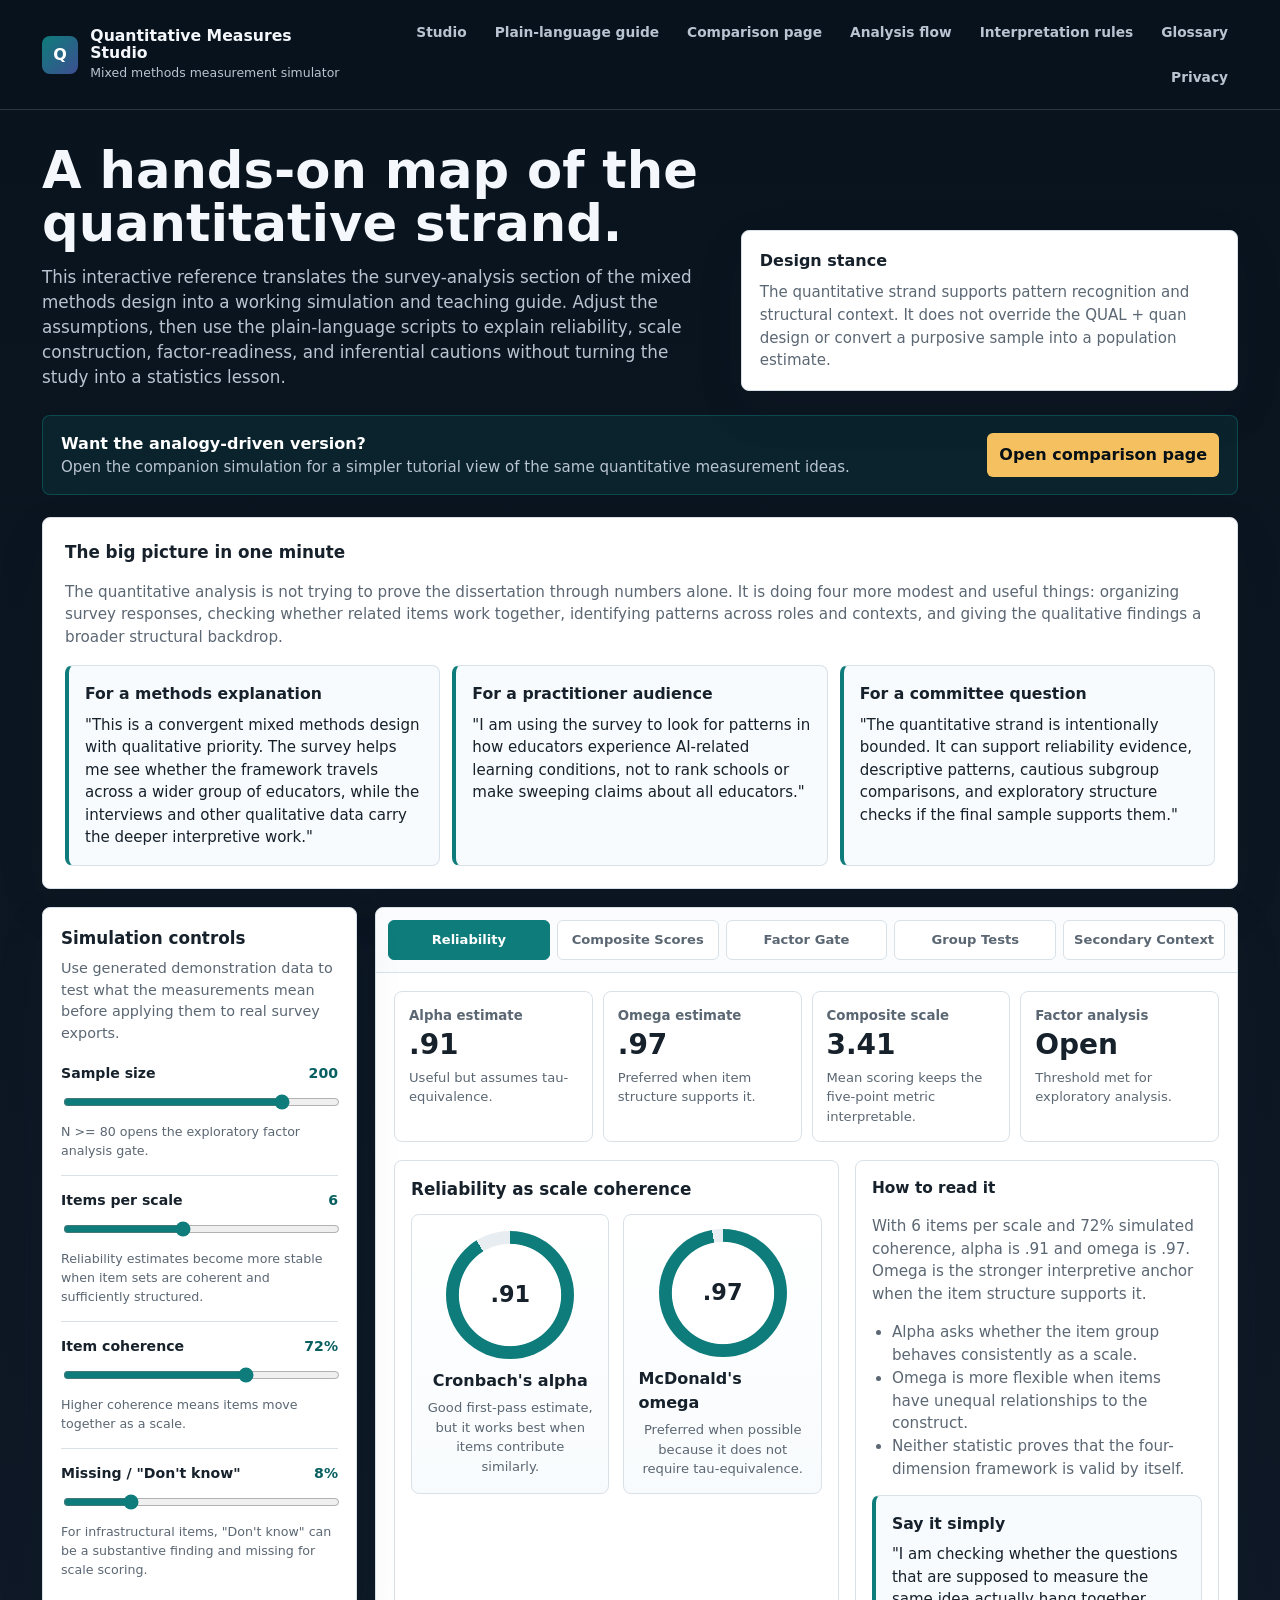
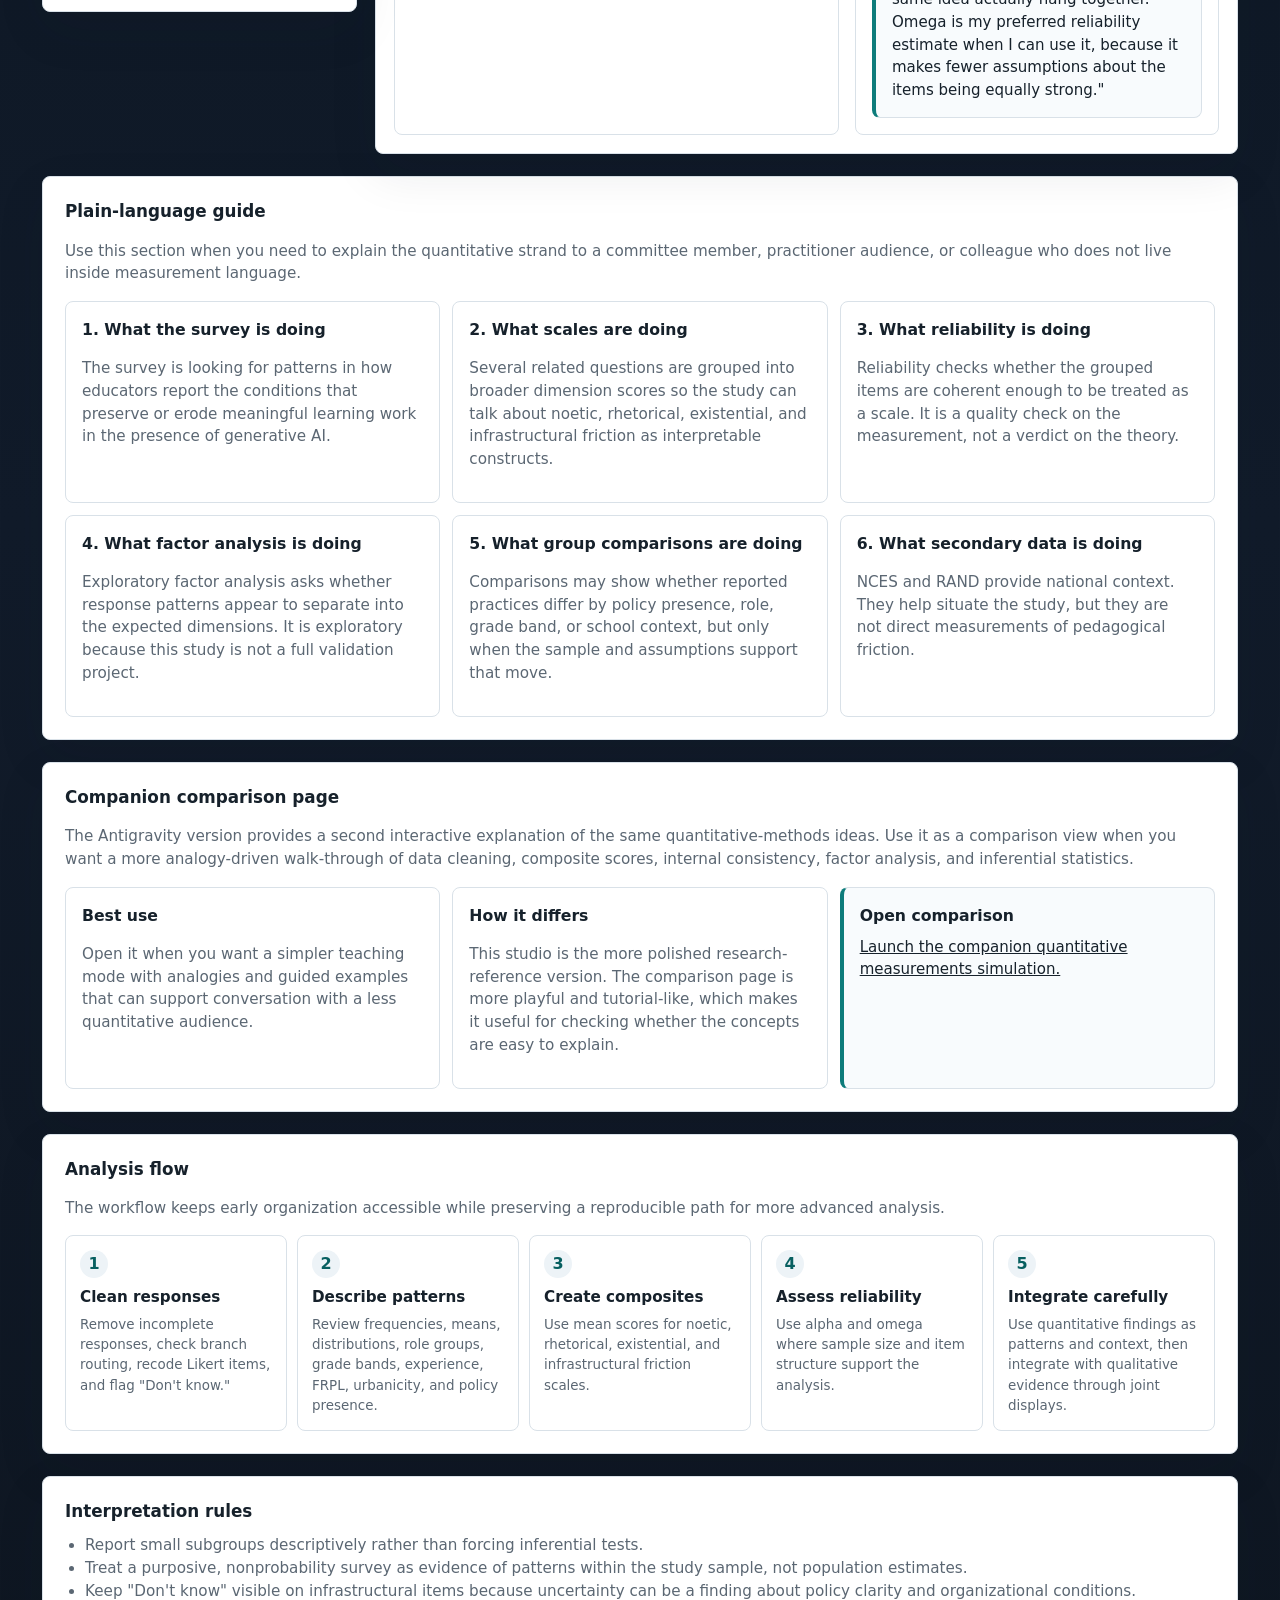
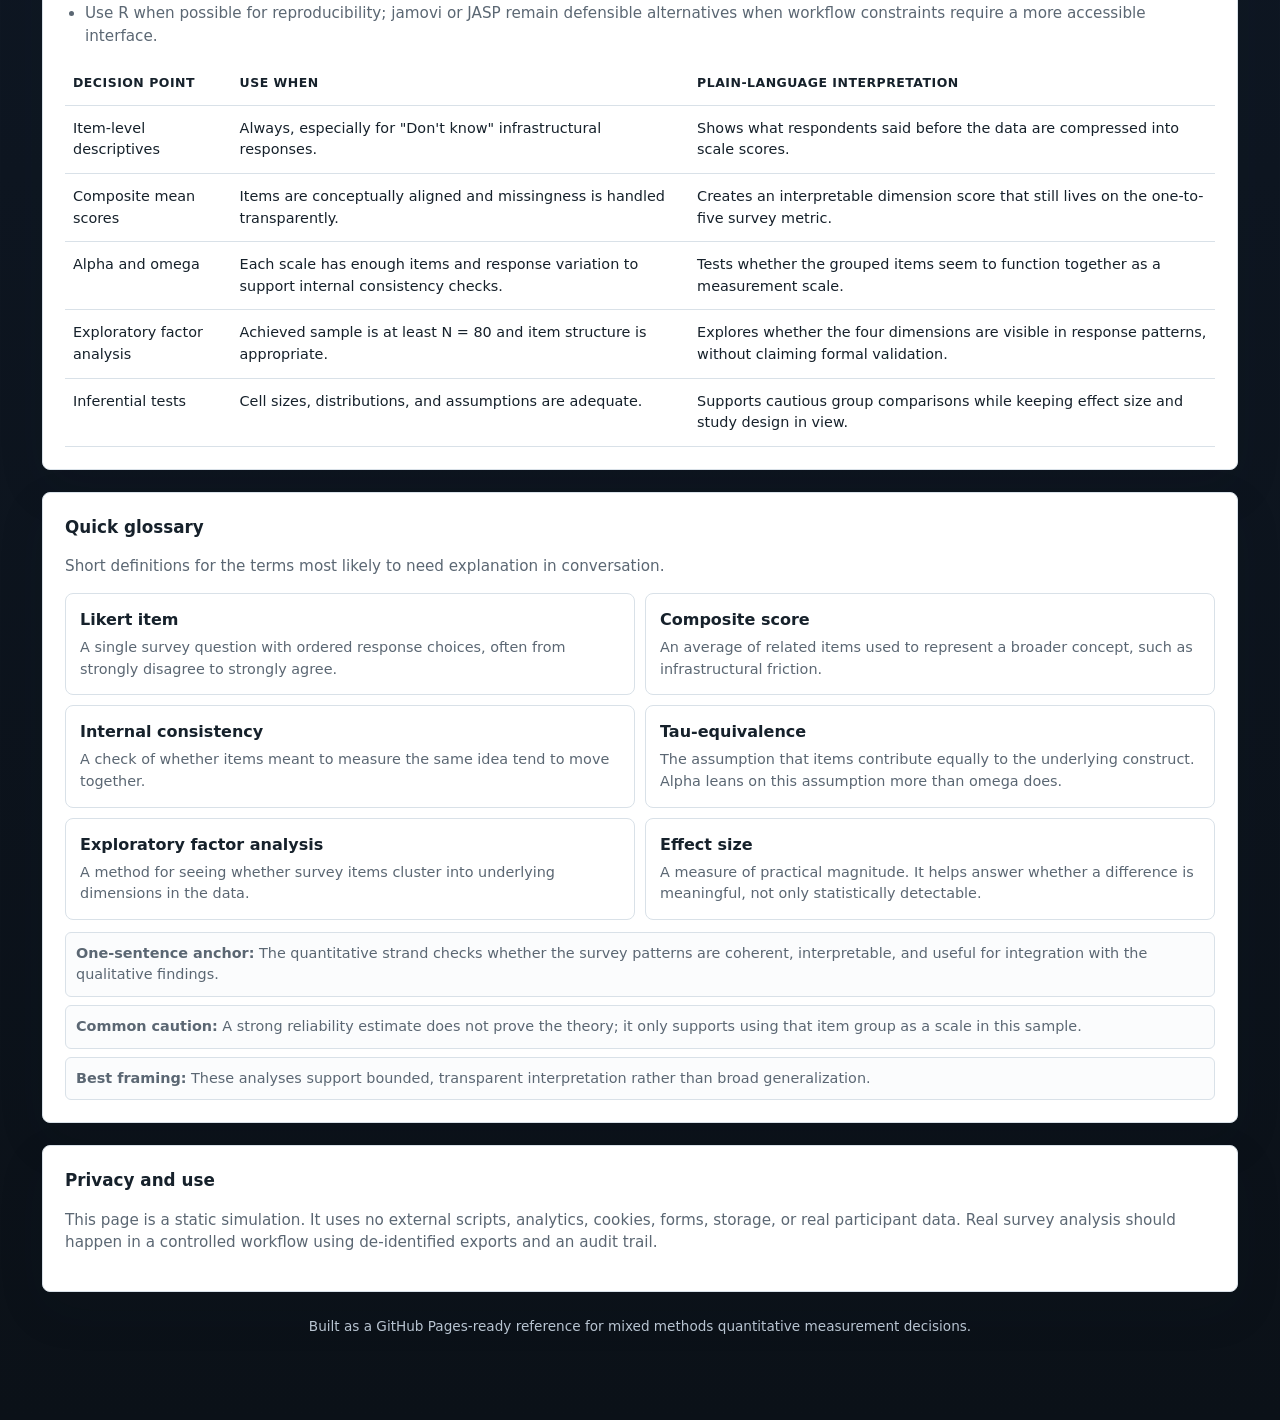
<file: index.html>
<!doctype html>
<html lang="en">
<head>
  <meta charset="utf-8">
  <meta name="viewport" content="width=device-width, initial-scale=1">
  <title>Quantitative Measures Studio</title>
  <meta name="description" content="Interactive simulations for understanding quantitative measurements in a mixed methods pedagogical friction study.">
  <style>
    :root {
      color-scheme: light;
      --bg: #09131d;
      --bg-deep: #111b2a;
      --shell-ink: #f4f7fb;
      --shell-muted: #b8c4d1;
      --panel: #ffffff;
      --ink: #16212b;
      --muted: #5b6773;
      --line: #d9e1e8;
      --soft: #edf3f7;
      --teal: #0e7c7b;
      --teal-dark: #075f60;
      --indigo: #3d4f91;
      --amber: #c47a20;
      --red: #b64646;
      --green: #357d4f;
      --shadow: 0 18px 50px rgba(22, 33, 43, 0.09);
      --radius: 8px;
      --font: Inter, ui-sans-serif, system-ui, -apple-system, BlinkMacSystemFont, "Segoe UI", sans-serif;
    }

    * {
      box-sizing: border-box;
    }

    html {
      scroll-behavior: smooth;
    }

    body {
      margin: 0;
      background:
        linear-gradient(180deg, var(--bg) 0%, var(--bg-deep) 46%, #0b1118 100%);
      color: var(--ink);
      font-family: var(--font);
      line-height: 1.5;
      min-height: 100vh;
    }

    a {
      color: inherit;
    }

    .site-header {
      position: sticky;
      top: 0;
      z-index: 20;
      border-bottom: 1px solid rgba(184, 196, 209, 0.2);
      background: rgba(9, 19, 29, 0.92);
      backdrop-filter: blur(14px);
    }

    .header-inner {
      max-width: 1240px;
      margin: 0 auto;
      padding: 14px 22px;
      display: flex;
      align-items: center;
      justify-content: space-between;
      gap: 18px;
    }

    .brand {
      display: flex;
      align-items: center;
      gap: 12px;
      min-width: 220px;
    }

    .brand-mark {
      width: 38px;
      height: 38px;
      border-radius: var(--radius);
      background: linear-gradient(135deg, var(--teal), var(--indigo));
      display: grid;
      place-items: center;
      color: #fff;
      font-weight: 800;
      letter-spacing: 0;
    }

    .brand strong {
      display: block;
      color: var(--shell-ink);
      font-size: 0.98rem;
      line-height: 1.1;
    }

    .brand span {
      display: block;
      color: var(--shell-muted);
      font-size: 0.78rem;
      margin-top: 2px;
    }

    nav {
      display: flex;
      flex-wrap: wrap;
      justify-content: flex-end;
      gap: 8px;
    }

    nav a {
      text-decoration: none;
      color: var(--shell-muted);
      font-size: 0.86rem;
      font-weight: 650;
      padding: 8px 10px;
      border-radius: 6px;
    }

    nav a:hover,
    nav a:focus-visible {
      color: #ffffff;
      background: rgba(255, 255, 255, 0.09);
      outline: none;
    }

    main {
      max-width: 1240px;
      margin: 0 auto;
      padding: 34px 22px 70px;
    }

    .intro {
      display: grid;
      grid-template-columns: minmax(0, 1.15fr) minmax(280px, 0.85fr);
      gap: 26px;
      align-items: end;
      margin-bottom: 24px;
    }

    h1 {
      color: var(--shell-ink);
      font-size: clamp(2rem, 4vw, 4.2rem);
      line-height: 1.02;
      margin: 0 0 16px;
      max-width: 800px;
      letter-spacing: 0;
    }

    .intro p {
      margin: 0;
      color: var(--shell-muted);
      font-size: 1.05rem;
      max-width: 760px;
    }

    .method-note {
      background: var(--panel);
      border: 1px solid var(--line);
      border-radius: var(--radius);
      padding: 18px;
      box-shadow: var(--shadow);
    }

    .method-note h2 {
      margin: 0 0 8px;
      font-size: 1rem;
    }

    .method-note p {
      color: var(--muted);
      font-size: 0.94rem;
    }

    .paired-link {
      display: flex;
      align-items: center;
      justify-content: space-between;
      gap: 16px;
      margin: 0 0 22px;
      padding: 16px 18px;
      border: 1px solid rgba(14, 124, 123, 0.45);
      border-radius: var(--radius);
      background: rgba(14, 124, 123, 0.14);
      color: var(--shell-ink);
    }

    .paired-link p {
      margin: 0;
      color: var(--shell-muted);
      font-size: 0.94rem;
    }

    .paired-link strong {
      color: #ffffff;
    }

    .paired-link a {
      flex: 0 0 auto;
      color: #061016;
      background: #f5c05f;
      text-decoration: none;
      font-weight: 850;
      padding: 10px 12px;
      border-radius: 6px;
    }

    .paired-link a:hover,
    .paired-link a:focus-visible {
      background: #ffd27a;
      outline: 3px solid rgba(245, 192, 95, 0.28);
      outline-offset: 2px;
    }

    .studio {
      display: grid;
      grid-template-columns: 315px minmax(0, 1fr);
      gap: 18px;
      align-items: start;
      margin-top: 18px;
    }

    .controls,
    .workspace,
    .section {
      background: var(--panel);
      border: 1px solid var(--line);
      border-radius: var(--radius);
      box-shadow: var(--shadow);
    }

    .controls {
      position: sticky;
      top: 88px;
      padding: 18px;
    }

    .controls h2,
    .workspace h2,
    .section h2 {
      margin: 0;
      font-size: 1.05rem;
      letter-spacing: 0;
    }

    .controls p {
      color: var(--muted);
      margin: 7px 0 18px;
      font-size: 0.9rem;
    }

    .control {
      padding: 14px 0;
      border-top: 1px solid var(--line);
    }

    .control:first-of-type {
      border-top: 0;
      padding-top: 0;
    }

    label {
      display: flex;
      justify-content: space-between;
      gap: 10px;
      font-weight: 750;
      font-size: 0.88rem;
      margin-bottom: 8px;
    }

    label span {
      color: var(--teal-dark);
      font-variant-numeric: tabular-nums;
    }

    input[type="range"] {
      width: 100%;
      accent-color: var(--teal);
    }

    .hint {
      color: var(--muted);
      font-size: 0.79rem;
      margin-top: 6px;
    }

    .tabs {
      display: grid;
      grid-template-columns: repeat(5, minmax(0, 1fr));
      gap: 7px;
      padding: 12px;
      border-bottom: 1px solid var(--line);
      background: #fbfcfd;
      border-radius: var(--radius) var(--radius) 0 0;
    }

    .tab {
      border: 1px solid var(--line);
      background: #fff;
      color: var(--muted);
      border-radius: 6px;
      padding: 9px 8px;
      font: inherit;
      font-size: 0.82rem;
      font-weight: 800;
      cursor: pointer;
    }

    .tab[aria-selected="true"] {
      color: #fff;
      border-color: var(--teal);
      background: var(--teal);
    }

    .tab:focus-visible,
    button:focus-visible {
      outline: 3px solid rgba(14, 124, 123, 0.25);
      outline-offset: 2px;
    }

    .workspace-body {
      padding: 18px;
    }

    .summary-grid {
      display: grid;
      grid-template-columns: repeat(4, minmax(0, 1fr));
      gap: 10px;
      margin-bottom: 18px;
    }

    .metric {
      border: 1px solid var(--line);
      border-radius: var(--radius);
      padding: 14px;
      background: #fff;
      min-height: 112px;
    }

    .metric small {
      display: block;
      color: var(--muted);
      font-weight: 750;
      margin-bottom: 4px;
    }

    .metric strong {
      font-size: 1.75rem;
      font-variant-numeric: tabular-nums;
      line-height: 1.1;
    }

    .metric p {
      margin: 7px 0 0;
      font-size: 0.82rem;
      color: var(--muted);
    }

    .panel {
      display: none;
    }

    .panel.active {
      display: block;
    }

    .panel-grid {
      display: grid;
      grid-template-columns: minmax(0, 1.1fr) minmax(280px, 0.9fr);
      gap: 16px;
      align-items: stretch;
    }

    .visual,
    .explain {
      border: 1px solid var(--line);
      border-radius: var(--radius);
      background: #fff;
      padding: 16px;
    }

    .visual h3,
    .explain h3 {
      margin: 0 0 10px;
      font-size: 0.96rem;
    }

    .explain p,
    .explain li,
    .section p,
    .section li {
      color: var(--muted);
      font-size: 0.95rem;
    }

    .explain ul,
    .section ul {
      padding-left: 20px;
      margin: 10px 0 0;
    }

    .gauge-wrap {
      display: grid;
      grid-template-columns: repeat(2, minmax(0, 1fr));
      gap: 14px;
      margin-top: 12px;
    }

    .gauge {
      min-height: 190px;
      border: 1px solid var(--line);
      border-radius: var(--radius);
      padding: 14px;
      display: grid;
      align-content: center;
      justify-items: center;
      background: linear-gradient(180deg, #fff, #f8fbfd);
    }

    .ring {
      --value: 0.7;
      width: 128px;
      aspect-ratio: 1;
      border-radius: 50%;
      background:
        radial-gradient(circle at center, #fff 0 56%, transparent 57%),
        conic-gradient(var(--teal) calc(var(--value) * 1turn), #e7edf1 0);
      display: grid;
      place-items: center;
      margin-bottom: 10px;
    }

    .ring strong {
      font-size: 1.4rem;
      font-variant-numeric: tabular-nums;
    }

    .gauge span {
      font-weight: 800;
    }

    .gauge p {
      margin: 5px 0 0;
      color: var(--muted);
      font-size: 0.82rem;
      text-align: center;
    }

    .heatmap {
      display: grid;
      gap: 4px;
      grid-template-columns: repeat(var(--cols), minmax(14px, 1fr));
      margin-top: 10px;
    }

    .cell {
      aspect-ratio: 1;
      border-radius: 4px;
      background: color-mix(in srgb, var(--teal) calc(var(--shade) * 1%), #eef3f6);
      border: 1px solid rgba(22, 33, 43, 0.05);
    }

    .scoreline {
      display: grid;
      gap: 10px;
      margin-top: 14px;
    }

    .score-row {
      display: grid;
      grid-template-columns: 122px 1fr 54px;
      align-items: center;
      gap: 10px;
      font-size: 0.88rem;
    }

    .bar {
      height: 12px;
      border-radius: 999px;
      background: #e8eef2;
      overflow: hidden;
    }

    .bar span {
      display: block;
      height: 100%;
      width: calc(var(--pct) * 1%);
      background: var(--fill, var(--teal));
      border-radius: inherit;
    }

    .gate {
      display: grid;
      grid-template-columns: 118px 1fr;
      gap: 16px;
      align-items: center;
      margin-top: 12px;
      border: 1px solid var(--line);
      padding: 14px;
      border-radius: var(--radius);
      background: #fbfcfd;
    }

    .gate-symbol {
      width: 104px;
      height: 104px;
      border-radius: 50%;
      display: grid;
      place-items: center;
      background: var(--gate-bg, rgba(196, 122, 32, 0.14));
      color: var(--gate-color, var(--amber));
      font-size: 2.4rem;
      font-weight: 900;
    }

    .gate h3 {
      margin: 0 0 6px;
      font-size: 1.08rem;
    }

    .gate p {
      margin: 0;
      color: var(--muted);
    }

    .comparison-grid {
      display: grid;
      grid-template-columns: repeat(3, minmax(0, 1fr));
      gap: 10px;
      margin-top: 12px;
    }

    .comparison {
      border: 1px solid var(--line);
      border-radius: var(--radius);
      padding: 12px;
    }

    .comparison strong {
      display: block;
      margin-bottom: 6px;
    }

    .context-table {
      width: 100%;
      border-collapse: collapse;
      margin-top: 12px;
      font-size: 0.9rem;
    }

    .context-table th,
    .context-table td {
      border-bottom: 1px solid var(--line);
      padding: 11px 8px;
      text-align: left;
      vertical-align: top;
    }

    .context-table th {
      color: var(--ink);
      font-size: 0.8rem;
      text-transform: uppercase;
      letter-spacing: 0.04em;
    }

    .section {
      margin-top: 22px;
      padding: 22px;
    }

    .teaching-grid {
      display: grid;
      grid-template-columns: repeat(3, minmax(0, 1fr));
      gap: 12px;
      margin-top: 16px;
    }

    .teach-card,
    .script-card,
    .rule-card {
      border: 1px solid var(--line);
      border-radius: var(--radius);
      background: #fff;
      padding: 16px;
    }

    .teach-card h3,
    .script-card h3,
    .rule-card h3 {
      margin: 0 0 8px;
      font-size: 0.98rem;
    }

    .script-card {
      background: #f8fbfd;
      border-left: 4px solid var(--teal);
    }

    .script-card p {
      color: var(--ink);
      font-size: 0.94rem;
      margin: 0;
    }

    .term-list {
      display: grid;
      grid-template-columns: repeat(2, minmax(0, 1fr));
      gap: 10px;
      margin-top: 14px;
    }

    .term {
      border: 1px solid var(--line);
      border-radius: var(--radius);
      padding: 14px;
      background: #fff;
    }

    .term strong {
      display: block;
      margin-bottom: 5px;
    }

    .term p {
      margin: 0;
      font-size: 0.9rem;
    }

    .decision-table {
      width: 100%;
      border-collapse: collapse;
      margin-top: 14px;
      font-size: 0.9rem;
    }

    .decision-table th,
    .decision-table td {
      border-bottom: 1px solid var(--line);
      padding: 12px 8px;
      text-align: left;
      vertical-align: top;
    }

    .decision-table th {
      font-size: 0.78rem;
      text-transform: uppercase;
      letter-spacing: 0.04em;
    }

    .mini-checklist {
      display: grid;
      gap: 8px;
      margin-top: 12px;
    }

    .mini-checklist div {
      border: 1px solid var(--line);
      border-radius: 6px;
      padding: 10px;
      background: #fbfcfd;
      color: var(--muted);
      font-size: 0.9rem;
    }

    .workflow {
      display: grid;
      grid-template-columns: repeat(5, minmax(0, 1fr));
      gap: 10px;
      margin-top: 14px;
    }

    .step {
      border: 1px solid var(--line);
      border-radius: var(--radius);
      padding: 14px;
      background: #fff;
      min-height: 150px;
    }

    .step span {
      display: inline-grid;
      place-items: center;
      width: 28px;
      height: 28px;
      border-radius: 50%;
      background: var(--soft);
      color: var(--teal-dark);
      font-weight: 900;
      margin-bottom: 8px;
    }

    .step h3 {
      margin: 0 0 6px;
      font-size: 0.95rem;
    }

    .step p {
      margin: 0;
      font-size: 0.84rem;
    }

    .footer-note {
      color: var(--shell-muted);
      font-size: 0.85rem;
      margin-top: 24px;
      text-align: center;
    }

    @media (max-width: 980px) {
      .intro,
      .studio,
      .panel-grid {
        grid-template-columns: 1fr;
      }

      .controls {
        position: static;
      }

      .summary-grid,
      .teaching-grid,
      .term-list,
      .workflow {
        grid-template-columns: repeat(2, minmax(0, 1fr));
      }
    }

    @media (max-width: 720px) {
      .header-inner {
        align-items: flex-start;
        flex-direction: column;
      }

      nav {
        justify-content: flex-start;
      }

      .tabs {
        grid-template-columns: 1fr;
      }

      .summary-grid,
      .gauge-wrap,
      .comparison-grid,
      .teaching-grid,
      .term-list,
      .workflow {
        grid-template-columns: 1fr;
      }

      .gate {
        grid-template-columns: 1fr;
      }

      .score-row {
        grid-template-columns: 98px 1fr 46px;
      }

      .paired-link {
        align-items: flex-start;
        flex-direction: column;
      }
    }
  </style>
</head>
<body>
  <header class="site-header">
    <div class="header-inner">
      <div class="brand" aria-label="Quantitative Measures Studio">
        <div class="brand-mark">Q</div>
        <div>
          <strong>Quantitative Measures Studio</strong>
          <span>Mixed methods measurement simulator</span>
        </div>
      </div>
      <nav aria-label="Primary navigation">
        <a href="#studio">Studio</a>
        <a href="#guide">Plain-language guide</a>
        <a href="comparison/">Comparison page</a>
        <a href="#workflow">Analysis flow</a>
        <a href="#interpretation">Interpretation rules</a>
        <a href="#glossary">Glossary</a>
        <a href="#privacy">Privacy</a>
      </nav>
    </div>
  </header>

  <main>
    <section class="intro" aria-labelledby="page-title">
      <div>
        <h1 id="page-title">A hands-on map of the quantitative strand.</h1>
        <p>
          This interactive reference translates the survey-analysis section of the mixed methods design into a working simulation and teaching guide. Adjust the assumptions, then use the plain-language scripts to explain reliability, scale construction, factor-readiness, and inferential cautions without turning the study into a statistics lesson.
        </p>
      </div>
      <aside class="method-note">
        <h2>Design stance</h2>
        <p>
          The quantitative strand supports pattern recognition and structural context. It does not override the QUAL + quan design or convert a purposive sample into a population estimate.
        </p>
      </aside>
    </section>

    <aside class="paired-link" aria-label="Companion page link">
      <div>
        <strong>Want the analogy-driven version?</strong>
        <p>Open the companion simulation for a simpler tutorial view of the same quantitative measurement ideas.</p>
      </div>
      <a href="comparison/">Open comparison page</a>
    </aside>

    <section class="section" aria-labelledby="big-picture-title">
      <h2 id="big-picture-title">The big picture in one minute</h2>
      <p>
        The quantitative analysis is not trying to prove the dissertation through numbers alone. It is doing four more modest and useful things: organizing survey responses, checking whether related items work together, identifying patterns across roles and contexts, and giving the qualitative findings a broader structural backdrop.
      </p>
      <div class="teaching-grid">
        <div class="script-card">
          <h3>For a methods explanation</h3>
          <p>"This is a convergent mixed methods design with qualitative priority. The survey helps me see whether the framework travels across a wider group of educators, while the interviews and other qualitative data carry the deeper interpretive work."</p>
        </div>
        <div class="script-card">
          <h3>For a practitioner audience</h3>
          <p>"I am using the survey to look for patterns in how educators experience AI-related learning conditions, not to rank schools or make sweeping claims about all educators."</p>
        </div>
        <div class="script-card">
          <h3>For a committee question</h3>
          <p>"The quantitative strand is intentionally bounded. It can support reliability evidence, descriptive patterns, cautious subgroup comparisons, and exploratory structure checks if the final sample supports them."</p>
        </div>
      </div>
    </section>

    <section class="studio" id="studio">
      <aside class="controls" aria-label="Simulation controls">
        <h2>Simulation controls</h2>
        <p>Use generated demonstration data to test what the measurements mean before applying them to real survey exports.</p>

        <div class="control">
          <label for="sampleSize">Sample size <span id="sampleSizeValue">200</span></label>
          <input id="sampleSize" type="range" min="30" max="240" value="200" step="5">
          <div class="hint">N &gt;= 80 opens the exploratory factor analysis gate.</div>
        </div>

        <div class="control">
          <label for="itemCount">Items per scale <span id="itemCountValue">6</span></label>
          <input id="itemCount" type="range" min="3" max="10" value="6" step="1">
          <div class="hint">Reliability estimates become more stable when item sets are coherent and sufficiently structured.</div>
        </div>

        <div class="control">
          <label for="coherence">Item coherence <span id="coherenceValue">72%</span></label>
          <input id="coherence" type="range" min="25" max="95" value="72" step="1">
          <div class="hint">Higher coherence means items move together as a scale.</div>
        </div>

        <div class="control">
          <label for="missingRate">Missing / "Don't know" <span id="missingRateValue">8%</span></label>
          <input id="missingRate" type="range" min="0" max="35" value="8" step="1">
          <div class="hint">For infrastructural items, "Don't know" can be a substantive finding and missing for scale scoring.</div>
        </div>
      </aside>

      <section class="workspace" aria-label="Interactive measurement workspace">
        <div class="tabs" role="tablist" aria-label="Measurement views">
          <button class="tab" type="button" role="tab" aria-selected="true" data-tab="reliability">Reliability</button>
          <button class="tab" type="button" role="tab" aria-selected="false" data-tab="composites">Composite Scores</button>
          <button class="tab" type="button" role="tab" aria-selected="false" data-tab="factor">Factor Gate</button>
          <button class="tab" type="button" role="tab" aria-selected="false" data-tab="groups">Group Tests</button>
          <button class="tab" type="button" role="tab" aria-selected="false" data-tab="context">Secondary Context</button>
        </div>

        <div class="workspace-body">
          <div class="summary-grid" aria-label="Current simulation summary">
            <div class="metric">
              <small>Alpha estimate</small>
              <strong id="alphaMetric">.82</strong>
              <p id="alphaCaption">Useful but assumes tau-equivalence.</p>
            </div>
            <div class="metric">
              <small>Omega estimate</small>
              <strong id="omegaMetric">.85</strong>
              <p id="omegaCaption">Preferred when item structure supports it.</p>
            </div>
            <div class="metric">
              <small>Composite scale</small>
              <strong id="compositeMetric">3.62</strong>
              <p>Mean scoring keeps the five-point metric interpretable.</p>
            </div>
            <div class="metric">
              <small>Factor analysis</small>
              <strong id="factorMetric">Open</strong>
              <p id="factorCaption">Threshold met for exploratory analysis.</p>
            </div>
          </div>

          <article class="panel active" id="reliability">
            <div class="panel-grid">
              <div class="visual">
                <h2>Reliability as scale coherence</h2>
                <div class="gauge-wrap">
                  <div class="gauge">
                    <div class="ring" id="alphaRing"><strong id="alphaRingText">.82</strong></div>
                    <span>Cronbach's alpha</span>
                    <p>Good first-pass estimate, but it works best when items contribute similarly.</p>
                  </div>
                  <div class="gauge">
                    <div class="ring" id="omegaRing"><strong id="omegaRingText">.85</strong></div>
                    <span>McDonald's omega</span>
                    <p>Preferred when possible because it does not require tau-equivalence.</p>
                  </div>
                </div>
              </div>
              <div class="explain">
                <h3>How to read it</h3>
                <p id="reliabilityReadout"></p>
                <ul>
                  <li>Alpha asks whether the item group behaves consistently as a scale.</li>
                  <li>Omega is more flexible when items have unequal relationships to the construct.</li>
                  <li>Neither statistic proves that the four-dimension framework is valid by itself.</li>
                </ul>
                <div class="script-card" style="margin-top:14px;">
                  <h3>Say it simply</h3>
                  <p>"I am checking whether the questions that are supposed to measure the same idea actually hang together. Omega is my preferred reliability estimate when I can use it, because it makes fewer assumptions about the items being equally strong."</p>
                </div>
              </div>
            </div>
          </article>

          <article class="panel" id="composites">
            <div class="panel-grid">
              <div class="visual">
                <h2>Composite scores on the original Likert metric</h2>
                <div class="scoreline" id="scoreline"></div>
                <h3 style="margin-top:18px;">Item response pattern</h3>
                <div class="heatmap" id="heatmap" aria-label="Simulated item response heatmap"></div>
              </div>
              <div class="explain">
                <h3>Why mean scoring</h3>
                <p>
                  Mean scoring keeps noetic, rhetorical, existential, and infrastructural composite scores on the original one-to-five response scale. A score of 3.6 remains interpretable as a position on the survey metric rather than an arbitrary sum.
                </p>
                <p id="missingReadout"></p>
                <div class="script-card" style="margin-top:14px;">
                  <h3>Say it simply</h3>
                  <p>"Instead of treating each item separately, I average related items into a scale score. That lets me talk about a broader dimension, like noetic friction, while keeping the score on the same one-to-five scale people answered."</p>
                </div>
              </div>
            </div>
          </article>

          <article class="panel" id="factor">
            <div class="panel-grid">
              <div class="visual">
                <h2>Exploratory factor analysis readiness</h2>
                <div class="gate" id="factorGate">
                  <div class="gate-symbol" id="gateSymbol">&gt;=</div>
                  <div>
                    <h3 id="gateTitle">Minimum threshold met</h3>
                    <p id="gateText"></p>
                  </div>
                </div>
              </div>
              <div class="explain">
                <h3>What this gate does and does not mean</h3>
                <p>
                  N &gt;= 80 is treated here as a minimum condition for exploratory analysis, not as full psychometric validation. Stronger validation would require a larger sample, appropriate item-to-respondent ratios, and follow-up evidence.
                </p>
                <div class="script-card" style="margin-top:14px;">
                  <h3>Say it simply</h3>
                  <p>"If I reach at least 80 responses, I can cautiously explore whether the four dimensions show up as distinguishable patterns in the survey data. If I do not reach that threshold, I should not pretend the survey confirmed the structure statistically."</p>
                </div>
              </div>
            </div>
          </article>

          <article class="panel" id="groups">
            <div class="panel-grid">
              <div class="visual">
                <h2>Subgroup and inferential testing caution</h2>
                <div class="comparison-grid">
                  <div class="comparison">
                    <strong>Written AI policy</strong>
                    <div class="bar"><span id="policyBar" style="--fill: var(--teal);"></span></div>
                    <p id="policyText"></p>
                  </div>
                  <div class="comparison">
                    <strong>Small-cell risk</strong>
                    <div class="bar"><span id="cellBar" style="--fill: var(--amber);"></span></div>
                    <p id="cellText"></p>
                  </div>
                  <div class="comparison">
                    <strong>Effect size</strong>
                    <div class="bar"><span id="effectBar" style="--fill: var(--indigo);"></span></div>
                    <p id="effectText"></p>
                  </div>
                </div>
              </div>
              <div class="explain">
                <h3>Interpret before testing</h3>
                <p>
                  Cross-tabs, chi-square tests, t-tests, ANOVA, correlations, or regression should be used only when sample size, distributions, and assumptions support them. Effect sizes matter because significance alone is not enough.
                </p>
                <div class="script-card" style="margin-top:14px;">
                  <h3>Say it simply</h3>
                  <p>"I may compare groups, but only when the data can support that comparison. If a subgroup is too small, I will describe the pattern rather than overstate it with a test."</p>
                </div>
              </div>
            </div>
          </article>

          <article class="panel" id="context">
            <div class="panel-grid">
              <div class="visual">
                <h2>Secondary datasets as context</h2>
                <table class="context-table">
                  <thead>
                    <tr>
                      <th>Source</th>
                      <th>Useful for</th>
                      <th>Boundary</th>
                    </tr>
                  </thead>
                  <tbody>
                    <tr>
                      <td>NCES School Pulse Panel</td>
                      <td>National context on school conditions, AI-related practices, and policy signals where available.</td>
                      <td>Does not directly measure pedagogical friction dimensions.</td>
                    </tr>
                    <tr>
                      <td>RAND American Educator Panel</td>
                      <td>Broader educator patterns around AI adoption, literacy instruction, or institutional supports.</td>
                      <td>Acts as structural proxy data, not direct evidence of authorial ownership or cognitive bypass.</td>
                    </tr>
                  </tbody>
                </table>
              </div>
              <div class="explain">
                <h3>Bounded inference</h3>
                <p>
                  These datasets help explain the landscape around the original survey. They should not be used as if they directly validate the Pedagogical Friction Framework.
                </p>
                <div class="script-card" style="margin-top:14px;">
                  <h3>Say it simply</h3>
                  <p>"NCES and RAND can show the national backdrop, such as AI policy or adoption patterns. They cannot directly tell me whether educators are preserving noetic, rhetorical, or existential friction."</p>
                </div>
              </div>
            </div>
          </article>
        </div>
      </section>
    </section>

    <section class="section" id="guide">
      <h2>Plain-language guide</h2>
      <p>Use this section when you need to explain the quantitative strand to a committee member, practitioner audience, or colleague who does not live inside measurement language.</p>
      <div class="teaching-grid">
        <div class="teach-card">
          <h3>1. What the survey is doing</h3>
          <p>The survey is looking for patterns in how educators report the conditions that preserve or erode meaningful learning work in the presence of generative AI.</p>
        </div>
        <div class="teach-card">
          <h3>2. What scales are doing</h3>
          <p>Several related questions are grouped into broader dimension scores so the study can talk about noetic, rhetorical, existential, and infrastructural friction as interpretable constructs.</p>
        </div>
        <div class="teach-card">
          <h3>3. What reliability is doing</h3>
          <p>Reliability checks whether the grouped items are coherent enough to be treated as a scale. It is a quality check on the measurement, not a verdict on the theory.</p>
        </div>
        <div class="teach-card">
          <h3>4. What factor analysis is doing</h3>
          <p>Exploratory factor analysis asks whether response patterns appear to separate into the expected dimensions. It is exploratory because this study is not a full validation project.</p>
        </div>
        <div class="teach-card">
          <h3>5. What group comparisons are doing</h3>
          <p>Comparisons may show whether reported practices differ by policy presence, role, grade band, or school context, but only when the sample and assumptions support that move.</p>
        </div>
        <div class="teach-card">
          <h3>6. What secondary data is doing</h3>
          <p>NCES and RAND provide national context. They help situate the study, but they are not direct measurements of pedagogical friction.</p>
        </div>
      </div>
    </section>

    <section class="section" aria-labelledby="comparison-title">
      <h2 id="comparison-title">Companion comparison page</h2>
      <p>
        The Antigravity version provides a second interactive explanation of the same quantitative-methods ideas. Use it as a comparison view when you want a more analogy-driven walk-through of data cleaning, composite scores, internal consistency, factor analysis, and inferential statistics.
      </p>
      <div class="teaching-grid">
        <div class="teach-card">
          <h3>Best use</h3>
          <p>Open it when you want a simpler teaching mode with analogies and guided examples that can support conversation with a less quantitative audience.</p>
        </div>
        <div class="teach-card">
          <h3>How it differs</h3>
          <p>This studio is the more polished research-reference version. The comparison page is more playful and tutorial-like, which makes it useful for checking whether the concepts are easy to explain.</p>
        </div>
        <div class="script-card">
          <h3>Open comparison</h3>
          <p><a href="comparison/">Launch the companion quantitative measurements simulation.</a></p>
        </div>
      </div>
    </section>

    <section class="section" id="workflow">
      <h2>Analysis flow</h2>
      <p>The workflow keeps early organization accessible while preserving a reproducible path for more advanced analysis.</p>
      <div class="workflow">
        <div class="step">
          <span>1</span>
          <h3>Clean responses</h3>
          <p>Remove incomplete responses, check branch routing, recode Likert items, and flag "Don't know."</p>
        </div>
        <div class="step">
          <span>2</span>
          <h3>Describe patterns</h3>
          <p>Review frequencies, means, distributions, role groups, grade bands, experience, FRPL, urbanicity, and policy presence.</p>
        </div>
        <div class="step">
          <span>3</span>
          <h3>Create composites</h3>
          <p>Use mean scores for noetic, rhetorical, existential, and infrastructural friction scales.</p>
        </div>
        <div class="step">
          <span>4</span>
          <h3>Assess reliability</h3>
          <p>Use alpha and omega where sample size and item structure support the analysis.</p>
        </div>
        <div class="step">
          <span>5</span>
          <h3>Integrate carefully</h3>
          <p>Use quantitative findings as patterns and context, then integrate with qualitative evidence through joint displays.</p>
        </div>
      </div>
    </section>

    <section class="section" id="interpretation">
      <h2>Interpretation rules</h2>
      <ul>
        <li>Report small subgroups descriptively rather than forcing inferential tests.</li>
        <li>Treat a purposive, nonprobability survey as evidence of patterns within the study sample, not population estimates.</li>
        <li>Keep "Don't know" visible on infrastructural items because uncertainty can be a finding about policy clarity and organizational conditions.</li>
        <li>Use R when possible for reproducibility; jamovi or JASP remain defensible alternatives when workflow constraints require a more accessible interface.</li>
      </ul>
      <table class="decision-table" aria-label="Quantitative analysis decision rules">
        <thead>
          <tr>
            <th>Decision point</th>
            <th>Use when</th>
            <th>Plain-language interpretation</th>
          </tr>
        </thead>
        <tbody>
          <tr>
            <td>Item-level descriptives</td>
            <td>Always, especially for "Don't know" infrastructural responses.</td>
            <td>Shows what respondents said before the data are compressed into scale scores.</td>
          </tr>
          <tr>
            <td>Composite mean scores</td>
            <td>Items are conceptually aligned and missingness is handled transparently.</td>
            <td>Creates an interpretable dimension score that still lives on the one-to-five survey metric.</td>
          </tr>
          <tr>
            <td>Alpha and omega</td>
            <td>Each scale has enough items and response variation to support internal consistency checks.</td>
            <td>Tests whether the grouped items seem to function together as a measurement scale.</td>
          </tr>
          <tr>
            <td>Exploratory factor analysis</td>
            <td>Achieved sample is at least N = 80 and item structure is appropriate.</td>
            <td>Explores whether the four dimensions are visible in response patterns, without claiming formal validation.</td>
          </tr>
          <tr>
            <td>Inferential tests</td>
            <td>Cell sizes, distributions, and assumptions are adequate.</td>
            <td>Supports cautious group comparisons while keeping effect size and study design in view.</td>
          </tr>
        </tbody>
      </table>
    </section>

    <section class="section" id="glossary">
      <h2>Quick glossary</h2>
      <p>Short definitions for the terms most likely to need explanation in conversation.</p>
      <div class="term-list">
        <div class="term">
          <strong>Likert item</strong>
          <p>A single survey question with ordered response choices, often from strongly disagree to strongly agree.</p>
        </div>
        <div class="term">
          <strong>Composite score</strong>
          <p>An average of related items used to represent a broader concept, such as infrastructural friction.</p>
        </div>
        <div class="term">
          <strong>Internal consistency</strong>
          <p>A check of whether items meant to measure the same idea tend to move together.</p>
        </div>
        <div class="term">
          <strong>Tau-equivalence</strong>
          <p>The assumption that items contribute equally to the underlying construct. Alpha leans on this assumption more than omega does.</p>
        </div>
        <div class="term">
          <strong>Exploratory factor analysis</strong>
          <p>A method for seeing whether survey items cluster into underlying dimensions in the data.</p>
        </div>
        <div class="term">
          <strong>Effect size</strong>
          <p>A measure of practical magnitude. It helps answer whether a difference is meaningful, not only statistically detectable.</p>
        </div>
      </div>
      <div class="mini-checklist">
        <div><strong>One-sentence anchor:</strong> The quantitative strand checks whether the survey patterns are coherent, interpretable, and useful for integration with the qualitative findings.</div>
        <div><strong>Common caution:</strong> A strong reliability estimate does not prove the theory; it only supports using that item group as a scale in this sample.</div>
        <div><strong>Best framing:</strong> These analyses support bounded, transparent interpretation rather than broad generalization.</div>
      </div>
    </section>

    <section class="section" id="privacy">
      <h2>Privacy and use</h2>
      <p>
        This page is a static simulation. It uses no external scripts, analytics, cookies, forms, storage, or real participant data. Real survey analysis should happen in a controlled workflow using de-identified exports and an audit trail.
      </p>
    </section>

    <p class="footer-note">Built as a GitHub Pages-ready reference for mixed methods quantitative measurement decisions.</p>
  </main>

  <script>
    const state = {
      sampleSize: 200,
      itemCount: 6,
      coherence: 72,
      missingRate: 8
    };

    const dimensions = [
      { name: "Noetic", base: 3.7, color: "var(--teal)" },
      { name: "Rhetorical", base: 3.5, color: "var(--indigo)" },
      { name: "Existential", base: 3.3, color: "var(--amber)" },
      { name: "Infrastructural", base: 3.1, color: "var(--green)" }
    ];

    const controls = {
      sampleSize: document.querySelector("#sampleSize"),
      itemCount: document.querySelector("#itemCount"),
      coherence: document.querySelector("#coherence"),
      missingRate: document.querySelector("#missingRate")
    };

    const clamp = (value, min, max) => Math.max(min, Math.min(max, value));
    const fmt = value => value.toFixed(2).replace(/^0/, "");

    function reliability() {
      const coherence = state.coherence / 100;
      const items = state.itemCount;
      const missingPenalty = state.missingRate / 300;
      const alpha = clamp((items * coherence) / (1 + (items - 1) * coherence) - missingPenalty, 0.18, 0.96);
      const omegaBoost = (1 - Math.abs(0.72 - coherence)) * 0.045;
      const omega = clamp(alpha + omegaBoost + 0.015, 0.2, 0.98);
      return { alpha, omega };
    }

    function updateMetrics() {
      const { alpha, omega } = reliability();
      const composite = clamp(2.2 + state.coherence / 55 - state.missingRate / 80, 1, 5);
      const factorOpen = state.sampleSize >= 80;

      document.querySelector("#sampleSizeValue").textContent = state.sampleSize;
      document.querySelector("#itemCountValue").textContent = state.itemCount;
      document.querySelector("#coherenceValue").textContent = `${state.coherence}%`;
      document.querySelector("#missingRateValue").textContent = `${state.missingRate}%`;

      document.querySelector("#alphaMetric").textContent = fmt(alpha);
      document.querySelector("#omegaMetric").textContent = fmt(omega);
      document.querySelector("#alphaRingText").textContent = fmt(alpha);
      document.querySelector("#omegaRingText").textContent = fmt(omega);
      document.querySelector("#alphaRing").style.setProperty("--value", alpha);
      document.querySelector("#omegaRing").style.setProperty("--value", omega);
      document.querySelector("#compositeMetric").textContent = composite.toFixed(2);
      document.querySelector("#factorMetric").textContent = factorOpen ? "Open" : "Closed";
      document.querySelector("#factorCaption").textContent = factorOpen
        ? "Threshold met for exploratory analysis."
        : "Report reliability evidence only.";

      document.querySelector("#reliabilityReadout").textContent =
        `With ${state.itemCount} items per scale and ${state.coherence}% simulated coherence, alpha is ${fmt(alpha)} and omega is ${fmt(omega)}. Omega is the stronger interpretive anchor when the item structure supports it.`;

      document.querySelector("#missingReadout").textContent =
        `${state.missingRate}% missing or "Don't know" responses would be excluded from scale construction but retained in item-level reporting, especially for infrastructural conditions.`;

      renderScores(composite);
      renderHeatmap();
      renderFactorGate(factorOpen);
      renderGroupCautions();
    }

    function renderScores(composite) {
      const scoreline = document.querySelector("#scoreline");
      scoreline.innerHTML = "";
      dimensions.forEach((dimension, index) => {
        const offset = (index - 1.5) * 0.18;
        const missingEffect = index === 3 ? state.missingRate / 65 : state.missingRate / 120;
        const score = clamp(dimension.base + (state.coherence - 70) / 80 - missingEffect + offset, 1, 5);
        const row = document.createElement("div");
        row.className = "score-row";
        row.innerHTML = `
          <strong>${dimension.name}</strong>
          <div class="bar"><span style="--pct:${score * 20}; --fill:${dimension.color};"></span></div>
          <span>${score.toFixed(2)}</span>
        `;
        scoreline.appendChild(row);
      });
    }

    function renderHeatmap() {
      const heatmap = document.querySelector("#heatmap");
      const columns = state.itemCount;
      heatmap.style.setProperty("--cols", columns);
      heatmap.innerHTML = "";
      const rows = 8;
      for (let row = 0; row < rows; row += 1) {
        for (let col = 0; col < columns; col += 1) {
          const wave = Math.sin((row + 1) * (col + 2) + state.coherence / 12);
          const shade = clamp(48 + state.coherence * 0.45 + wave * 18 - state.missingRate * 0.8, 8, 96);
          const cell = document.createElement("div");
          cell.className = "cell";
          cell.style.setProperty("--shade", shade);
          cell.title = `Simulated response intensity ${Math.round(shade)}%`;
          heatmap.appendChild(cell);
        }
      }
    }

    function renderFactorGate(open) {
      const gate = document.querySelector("#factorGate");
      const symbol = document.querySelector("#gateSymbol");
      const title = document.querySelector("#gateTitle");
      const text = document.querySelector("#gateText");
      if (open) {
        gate.style.setProperty("--gate-bg", "rgba(53, 125, 79, 0.14)");
        gate.style.setProperty("--gate-color", "var(--green)");
        symbol.textContent = ">=";
        title.textContent = "Minimum threshold met";
        text.textContent = `N = ${state.sampleSize} meets the N >= 80 gate. Exploratory factor analysis may be considered, but the result is still exploratory and not full validation.`;
      } else {
        gate.style.setProperty("--gate-bg", "rgba(182, 70, 70, 0.12)");
        gate.style.setProperty("--gate-color", "var(--red)");
        symbol.textContent = "<";
        title.textContent = "Factor analysis not supported";
        text.textContent = `N = ${state.sampleSize} falls below the minimum gate. Report internal consistency and describe the four dimensions as theoretically grounded, not psychometrically confirmed.`;
      }
    }

    function renderGroupCautions() {
      const policySignal = clamp(42 + state.coherence * 0.44 - state.missingRate * 0.7, 10, 94);
      const smallCellRisk = clamp(88 - state.sampleSize / 3 + state.missingRate * 1.2, 8, 90);
      const effect = clamp(18 + state.coherence * 0.55 - smallCellRisk * 0.2, 8, 86);

      document.querySelector("#policyBar").style.setProperty("--pct", policySignal);
      document.querySelector("#cellBar").style.setProperty("--pct", smallCellRisk);
      document.querySelector("#effectBar").style.setProperty("--pct", effect);

      document.querySelector("#policyText").textContent =
        `${Math.round(policySignal)}% simulated signal. Compare policy groups only if assumptions and cell sizes support it.`;
      document.querySelector("#cellText").textContent =
        `${Math.round(smallCellRisk)}% caution level. Small subgroups should stay descriptive.`;
      document.querySelector("#effectText").textContent =
        `${Math.round(effect)}% simulated practical magnitude. Report effect sizes with any significance test.`;
    }

    Object.entries(controls).forEach(([key, input]) => {
      input.addEventListener("input", event => {
        state[key] = Number(event.target.value);
        updateMetrics();
      });
    });

    document.querySelectorAll(".tab").forEach(tab => {
      tab.addEventListener("click", () => {
        document.querySelectorAll(".tab").forEach(item => item.setAttribute("aria-selected", "false"));
        document.querySelectorAll(".panel").forEach(panel => panel.classList.remove("active"));
        tab.setAttribute("aria-selected", "true");
        document.querySelector(`#${tab.dataset.tab}`).classList.add("active");
      });
    });

    updateMetrics();
  </script>
</body>
</html>
</file>
